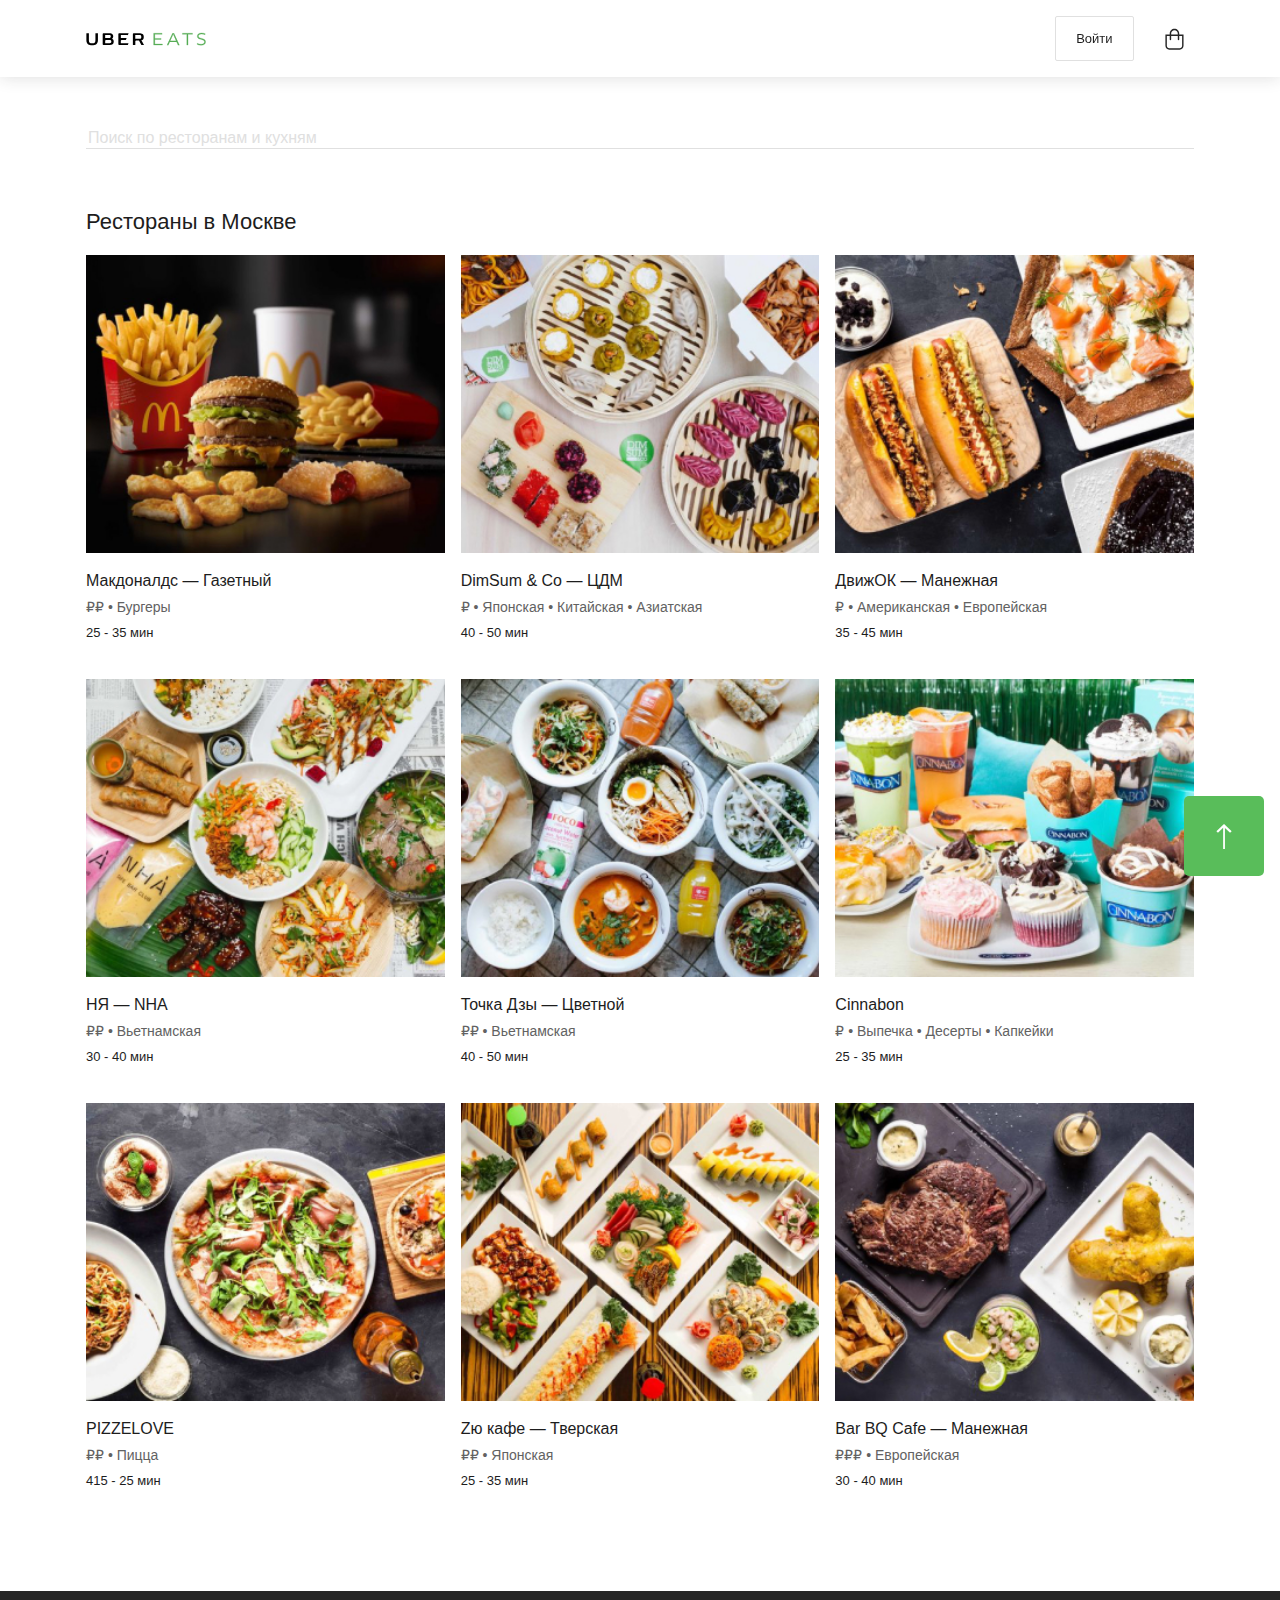
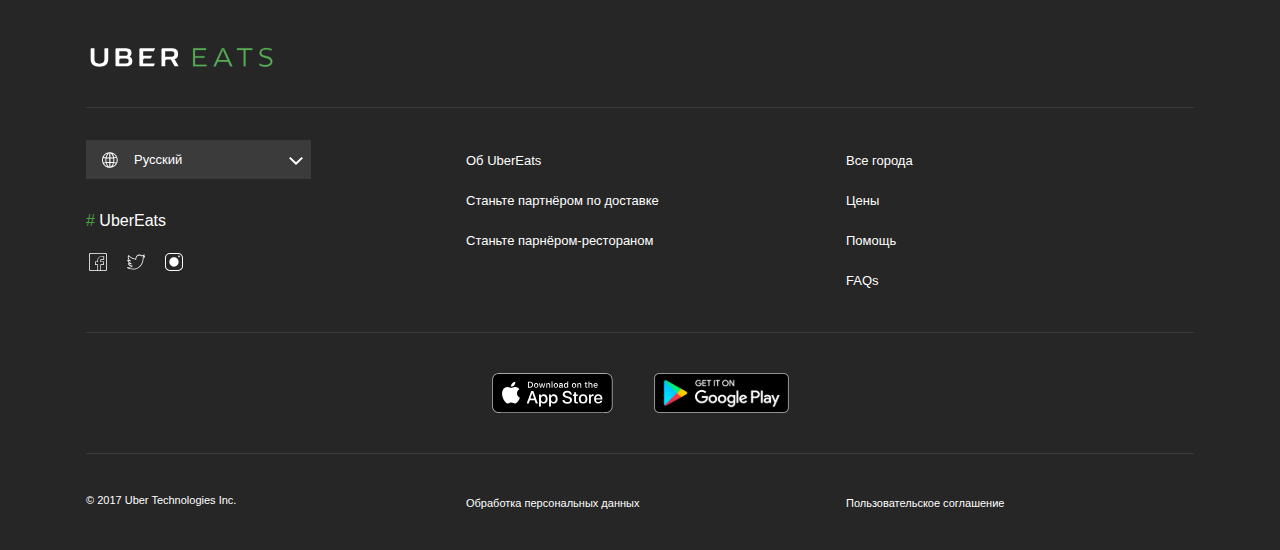
<file: uber_eats/index.html>
<!DOCTYPE html>
<html lang="ru en">
<head>
    <meta charset="UTF-8">
    <meta http-equiv="X-UA-Compatible" content="IE=edge">
    <meta name="viewport" content="width=device-width, initial-scale=1.0">
    <title>Document</title>
    <link rel="stylesheet" href="./reset.css">
    <link rel="stylesheet" href="./style.css">
</head>
<body>
    
<header class="header__wrapper">
    <div class="wrapper">
        <div class="header">
            <img src="./images/svg/uber-logo.svg" alt="Uber Eats" class="header-logo">
            <div class="account__info">
                <button type="submit" class="login__button">
                    Войти
                </button>
                <a href="#!" class="basket-link">
                    <img src="./images/svg/basket.svg" alt="Basket" class="basket">
                </a>   
            </div>
        </div>
    </div>
</header>

<div class="main__container">
    <div class="wrapper">
        <div class="search__wrapper">
            <form class="search__form">
                <input type="text" class="search__form-field" placeholder ="Поиск по ресторанам и кухням">
            </form>
        </div>
            <h2 class="title">Рестораны в Москве</h2>
        <div class="restaurants">

            <div class="restaurant">
                <a href="#!" class="pic-link">
                    <div class="rest-card">
                        <img src="./images/jpg/photo.jpg" alt="Макдоналдс — Газетный" class="rest-pic"> 
                    </div>
                </a> 
                <figcaption>
                    <a href="#!" class="rest-link">
                        <h3 class="restaurant-title">Макдоналдс — Газетный</h3>
                    </a>
                    <p class="description">₽₽ • Бургеры</p>
                    <p class="delivery-time">25 - 35 мин</p>
                </figcaption>
            </div>

            <div class="restaurant">
                <a href="#!" class="pic-link">
                    <div class="rest-card">
                        <img src="./images/jpg/photo 2.jpg" alt="DimSum & Co — ЦДМ" class="rest-pic">
                    </div>
                </a> 
                <figcaption>
                    <a href="#!" class="rest-link">
                        <h3 class="restaurant-title">DimSum & Co — ЦДМ</h3>
                    </a>
                    <p class="description">₽ • Японская • Китайская • Азиатская</p>
                    <p class="delivery-time">40 - 50 мин</p>
                </figcaption>
            </div>

            <div class="restaurant">
                <a href="#!" class="pic-link">
                    <div class="rest-card">
                        <img src="./images/jpg/photo 3.jpg" alt="ДвижОК — Манежная" class="rest-pic">
                    </div>
                </a> 
                <figcaption>
                    <a href="#!" class="rest-link">
                        <h3 class="restaurant-title">ДвижОК — Манежная</h3>
                    </a>
                    <p class="description">₽ • Американская • Европейская</p>
                    <p class="delivery-time">35 - 45 мин</p>
                </figcaption>
            </div>

            <div class="restaurant">
                <a href="#!" class="pic-link">
                    <div class="rest-card">
                        <img src="./images/jpg/photo 4.jpg" alt="НЯ — NHA" class="rest-pic">
                    </div>
                </a> 
                <figcaption>
                    <a href="#!" class="rest-link">
                        <h3 class="restaurant-title">НЯ — NHA</h3>
                    </a>
                    <p class="description">₽₽ • Вьетнамская</p>
                    <p class="delivery-time">30 - 40 мин</p>
                </figcaption>
            </div>

            <div class="restaurant">
                <a href="#!" class="pic-link">
                    <div class="rest-card">
                        <img src="./images/jpg/photo 5.jpg" alt="Точка Дзы — Цветной" class="rest-pic">
                    </div>
                </a> 
                <figcaption>
                    <a href="#!" class="rest-link">
                        <h3 class="restaurant-title">Точка Дзы — Цветной</h3>
                    </a>
                    <p class="description">₽₽ • Вьетнамская</p>
                    <p class="delivery-time">40 - 50 мин</p>
                </figcaption>
            </div>

            <div class="restaurant">
                <a href="#!" class="pic-link">
                    <div class="rest-card">
                        <img src="./images/jpg/photo 6.jpg" alt="Cinnabon" class="rest-pic">
                    </div>
                </a> 
                <figcaption>
                    <a href="#!" class="rest-link">
                        <h3 class="restaurant-title">Cinnabon</h3>
                    </a>
                    <p class="description">₽ • Выпечка • Десерты • Капкейки</p>
                    <p class="delivery-time">25 - 35 мин</p>
                </figcaption>
            </div>

            <div class="restaurant">
                <a href="#!" class="pic-link">
                    <div class="rest-card">
                        <img src="./images/jpg/photo 7.jpg" alt="PIZZELOVE" class="rest-pic">
                    </div>
                </a> 
                <figcaption>
                    <a href="#!" class="rest-link">
                        <h3 class="restaurant-title">PIZZELOVE</h3>
                    </a>
                    <p class="description">₽₽ • Пицца</p>
                    <p class="delivery-time">415 - 25 мин</p>
                </figcaption>
            </div>

            <div class="restaurant">
                <a href="#!" class="pic-link">
                    <div class="rest-card">
                        <img src="./images/jpg/photo 8.jpg" alt="Zю кафе — Тверская" class="rest-pic">
                    </div>
                </a> 
                <figcaption>
                    <a href="#!" class="rest-link">
                        <h3 class="restaurant-title">Zю кафе — Тверская</h3>
                    </a>
                    <p class="description">₽₽ • Японская</p>
                    <p class="delivery-time">25 - 35 мин</p>
                </figcaption>
            </div>

            <div class="restaurant">
                <a href="#!" class="pic-link">
                    <div class="rest-card">
                        <img src="./images/jpg/photo 9.jpg" alt="Bar BQ Cafe — Манежная" class="rest-pic">
                    </div>
                </a> 
                <figcaption>
                    <a href="#!" class="rest-link">
                        <h3 class="restaurant-title">Bar BQ Cafe — Манежная</h3>
                    </a>
                    <p class="description">₽₽₽ • Европейская</p>
                    <p class="delivery-time">30 - 40 мин</p>
                </figcaption>
            </div>
        </div>

    </div>
</div>

<footer class="footer">
    <div class="wrapper">
        <div class="section-1">
            <img src="./images/svg/footer-logo.svg" alt="Uber Eats" class="footer-logo">
        </div>

        <div class="section-2">
            <div class="column">
                <div class="lang-selector-container">
                    <div class="select__wrapper">
                        <select name="country" class="lang-selector">
                            <option value="ru">Русский</option>
                            <option value="en">English</option>
                        </select>
                    </div>
                </div>

                    <a href="#!" class="hashtag">
                        UberEats
                    </a>

                <div class="media-links">
                    <a href="#!" class="social-link">
                        <div>
                            <img src="./images/svg/facebook.svg" alt="facebook" class="media-link-pic">
                        </div>
                    </a>
                    <a href="#!" class="social-link">
                        <div>
                            <img src="./images/svg/twitter.svg" alt="twitter" class="media-link-pic">
                        </div>                       
                    </a>
                    <a href="#!" class="social-link">
                        <div>
                            <img src="./images/svg/instagram.svg" alt="inst" class="media-link-pic">
                        </div> 
                    </a>
                </div>

            </div>
            <div class="column column-2">
                <nav class="footer-nav">
                    <ul class="footer-menu">
                        <li class="footer-menu-item">
                            <a href="#!" class="footer-menu-title">
                                Об UberEats
                            </a>
                        </li>
                        <li class="footer-menu-item">
                            <a href="#!" class="footer-menu-title">
                                Станьте партнёром по доставке
                            </a>
                        </li>
                        <li class="footer-menu-item">
                            <a href="#!" class="footer-menu-title">
                                Станьте парнёром-рестораном
                            </a>
                        </li>
                    </ul>
                </nav>
            </div>
            <div class="column">
                <nav class="footer-nav">
                    <ul class="footer-menu">
                        <li class="footer-menu-item">
                            <a href="#!" class="footer-menu-title">
                                Все города
                            </a>
                        </li>
                        <li class="footer-menu-item">
                            <a href="#!" class="footer-menu-title">
                                Цены
                            </a>
                        </li>
                        <li class="footer-menu-item">
                            <a href="#!" class="footer-menu-title">
                                Помощь
                            </a>
                        </li>
                        <li class="footer-menu-item">
                            <a href="#!" class="footer-menu-title">
                                FAQs
                            </a>
                        </li>
                    </ul>
                </nav>
            </div>
        </div>

        <div class="section-3">
            <a href="#!" class="app-symbol">
                <img src="./images/svg/app-store.svg" alt="app store" class="app-store">
            </a>
            <a href="#!" class="google-symbol">
                <img src="./images/svg/google.svg" alt="google play" class="google-play">
            </a>
        </div>

        <div class="section-4">
            <div class="column">
                <h4 class="footer-terms">
                    © 2017 Uber Technologies Inc.
                </h4>
            </div>
            <div class="column column-footer">
                <a href="#!" class="footer-terms footer-terms-nav">
                    Обработка персональных данных
                </a>
            </div>
            <div class="column column-footer">
                <a href="#!" class="footer-terms footer-terms-nav">
                    Пользовательское соглашение
            </a>
            </div>
        </div>

        <a class="scroller" id="scroller">
            <div class="scroller-area"></div>
        </a>
        
    </div>
</footer>

</body>

<script src="./scroller.js"></script>

</html>
</file>
<file: uber_eats/style.css>
html{
    box-sizing: border-box;
}

*, *::before, *::after{
    box-sizing: inherit;
}

body{
    margin: 0px auto;
    font-family: Roboto, sans-serif;
}

img{
    max-width: 100%;
    height: auto;
}

.wrapper{
    max-width: 1124px;
    width: 100%;
    margin: 0 auto;
    padding: 0 8px;
}

.header__wrapper{
    width: 100%;
    top: 0;
    background-color: #fff;
    display: flex;
    align-items: center;
    box-shadow: 0px 0px 16px rgba(38, 38, 38, 0.16);
    position: fixed;
}

.header{
    display: flex;
    justify-content: space-between;
    align-items: center;
    padding: 16px 0;
}

.header-logo{
    max-width: 100%;
    display: block;
}

.login__button{
    padding: 14px 20px;
    font-weight: 500;
    font-size: 13px;
    color: #1D1D1D;
    background-color: #fff;
    border: 1px solid #E0E0E0;
    border-radius: 2px;
    margin-right: 27px;
}

.login__button:hover, .login__button:focus, .login__button:active{
     background-color: #f2ecec57;
}

.basket-link{
    margin-right: 10px;
}

.basket{
    width: 19px;
    height: 22px;
}

.main__container{
    margin-top: 72px;
}

.search__wrapper{
    padding: 56px 0px;
    font-size: 16px;
}

.search__form-field{
    color: #626262;
    width: 100%;
    background: transparent;
    border: 0;
    border-bottom: 1px solid #E0E0E0;
    color: #757575;
}

::placeholder { 
    color: #E0E0E0;
    opacity: 1;
}

:-ms-input-placeholder {
    color: #E0E0E0;
}

::-ms-input-placeholder {
    color: #E0E0E0;
}

.title{
    font-weight: 400;
    font-size: 22px;
    line-height: 34px;
    color: #1D1D1D;
    padding-bottom: 16px;
}

.restaurants{
    display: grid;
    grid-template-columns: repeat(3, 1fr);
    grid-gap: 16px;
    margin-bottom: 80px;
}

.rest-card{
    width: 100%;
    margin-bottom: 16px;
    overflow: hidden;
}

.rest-pic{
    width: 100%;
    transition: 0.3s all;
}

.rest-pic:hover {
    transform: scale(1.03);
}

.rest-link{
    text-decoration: none;
}

.rest-link:hover, .rest-link:focus{
    opacity: .65;
    transition: .15s linear;
}

.restaurant-title{
    font-weight: 400;
    font-size: 16px;
    line-height: 24px;
    color: #1D1D1D;
    margin-bottom: 4px;
}

.description{
    font-weight: 400;
    font-size: 14px;
    line-height: 21px;
    color: #626262;
    margin-bottom: 4px;
}

.delivery-time{
    font-weight: 400;
    font-size: 13px;
    line-height: 21px;
    color: #1D1D1D;
    margin-bottom: 20px;
} 

.footer{
    display: flex;
    flex-wrap: wrap;
    background-color:#262626;
}

.section-1{
    display: flex;
    align-items: center;
    border-bottom: 1px solid #3B3B3B;
    padding: 56px 0px 40px 0px;
}

.footer-logo{
    width: 191px;
    height: 20px
}

.section-2{
    padding: 32px 0px;
    display: flex;
    justify-content: space-between;
    column-gap: 32px;
    flex-flow: row;
    border-bottom: 1px solid #3B3B3B;
}

.column{
    width: 33.333%;
}

.lang-selector-container {
    display: flex;
    align-items: center;
    margin-bottom: 32px;
}

.lang-selector-container::-ms-expand{
    display: none;
}

.lang-selector-container:focus{
    outline: none;
}

.select__wrapper {
    position: relative;
}

.select__wrapper::before{
    content: url(./images/svg/logo-world.svg);
    padding: 12px 16px;
    position: absolute;
}

.select__wrapper::after{
    display: block;
    content: url(./images/svg/lang-icon.svg);
    top: 30%;
    right: 8px;
    position: absolute;
    pointer-events: none;
}

.lang-selector {
    -moz-appearance: none;
    -webkit-appearance: none;
    appearance: none;
    cursor: pointer;
    border: none;
    outline: none;
    padding: 12px 128px 12px 48px;
    background-color: #3B3B3B;
    font-weight: 400;
    font-size: 13px;
    line-height: 15px;
    color: #fff;
  }

.hashtag{
    font-weight: 400;
    font-size: 16px;
    line-height: 19px;
    color: #fff;
    text-decoration: none;
}

.hashtag::before{
    content: '#';
    color: #49A144;
    cursor: pointer;
}

.hashtag:hover, .hashtag:focus{
    opacity: .65;
    transition: .15s linear;
}

.media-links{
    display: flex;
    padding: 20px 0;
}

.social-link{
    margin-right: 14px;
}

.column-2{
    width: 33.333%;
    display: flex;
    flex-flow: column nowrap;
}

.footer-menu-item{
    padding: 12px 0;
}

.footer-menu-title{
    font-weight: 400;
    font-size: 13px;
    line-height: 15px;
    color: #fff;
    text-decoration: none;
}

.footer-menu-title:hover, .footer-menu-title:focus{
    opacity: .65;
    transition: .15s linear;
}

.section-3{
    padding: 40px 0;
    border-bottom: 1px solid #3B3B3B;
    display: flex;
    align-items: center;
    justify-content: center;
}

.google-symbol{
    margin-left: 41px;
}

.section-4{
    padding: 40px 0px;
    display: flex;
    justify-content: space-between;
    column-gap: 32px;
    flex-flow: row;
}

.footer-terms{
    font-weight: 400;
    font-size: 11px;
    line-height: 13px;
    color: #fff;
    text-decoration: none;
}

.footer-terms-nav:hover, .footer-terms-nav:focus{
    opacity: .65;
    transition: .15s linear;
}

.scroller-area {
    position: fixed;
    bottom: 24px;
    right: 16px;
    z-index: 2;
    width: 80px;
    height: 80px;
    background: url(./images/svg/arrow.svg) no-repeat;
    background-position: center center;
    background-color: #59BD5A;
    border-radius: 5px;
    display: block;
    transition: color 0.3s;
    cursor: pointer;
  }
  
  .scroller-area:hover {
    background-color: #3da142;
  }
  
  .scroller-area:active {
    background-color: #48b64d;
  }


@media screen and (max-width: 768px) {
    .restaurants {
        grid-template-columns: 1fr 1fr;
    }
}
      
@media screen and (max-width: 576px) {
    .restaurants {
        grid-template-columns: 1fr;
    }

    .section-2{
        flex-flow: column;
    }

    .column{
        width: 100%;
    }

    .section-3{
        padding: 24px 0;
    }

    .section-4{
        flex-flow: column nowrap;
    }

    .column-footer{
        margin-top: 23px;
    }
}
</file>
